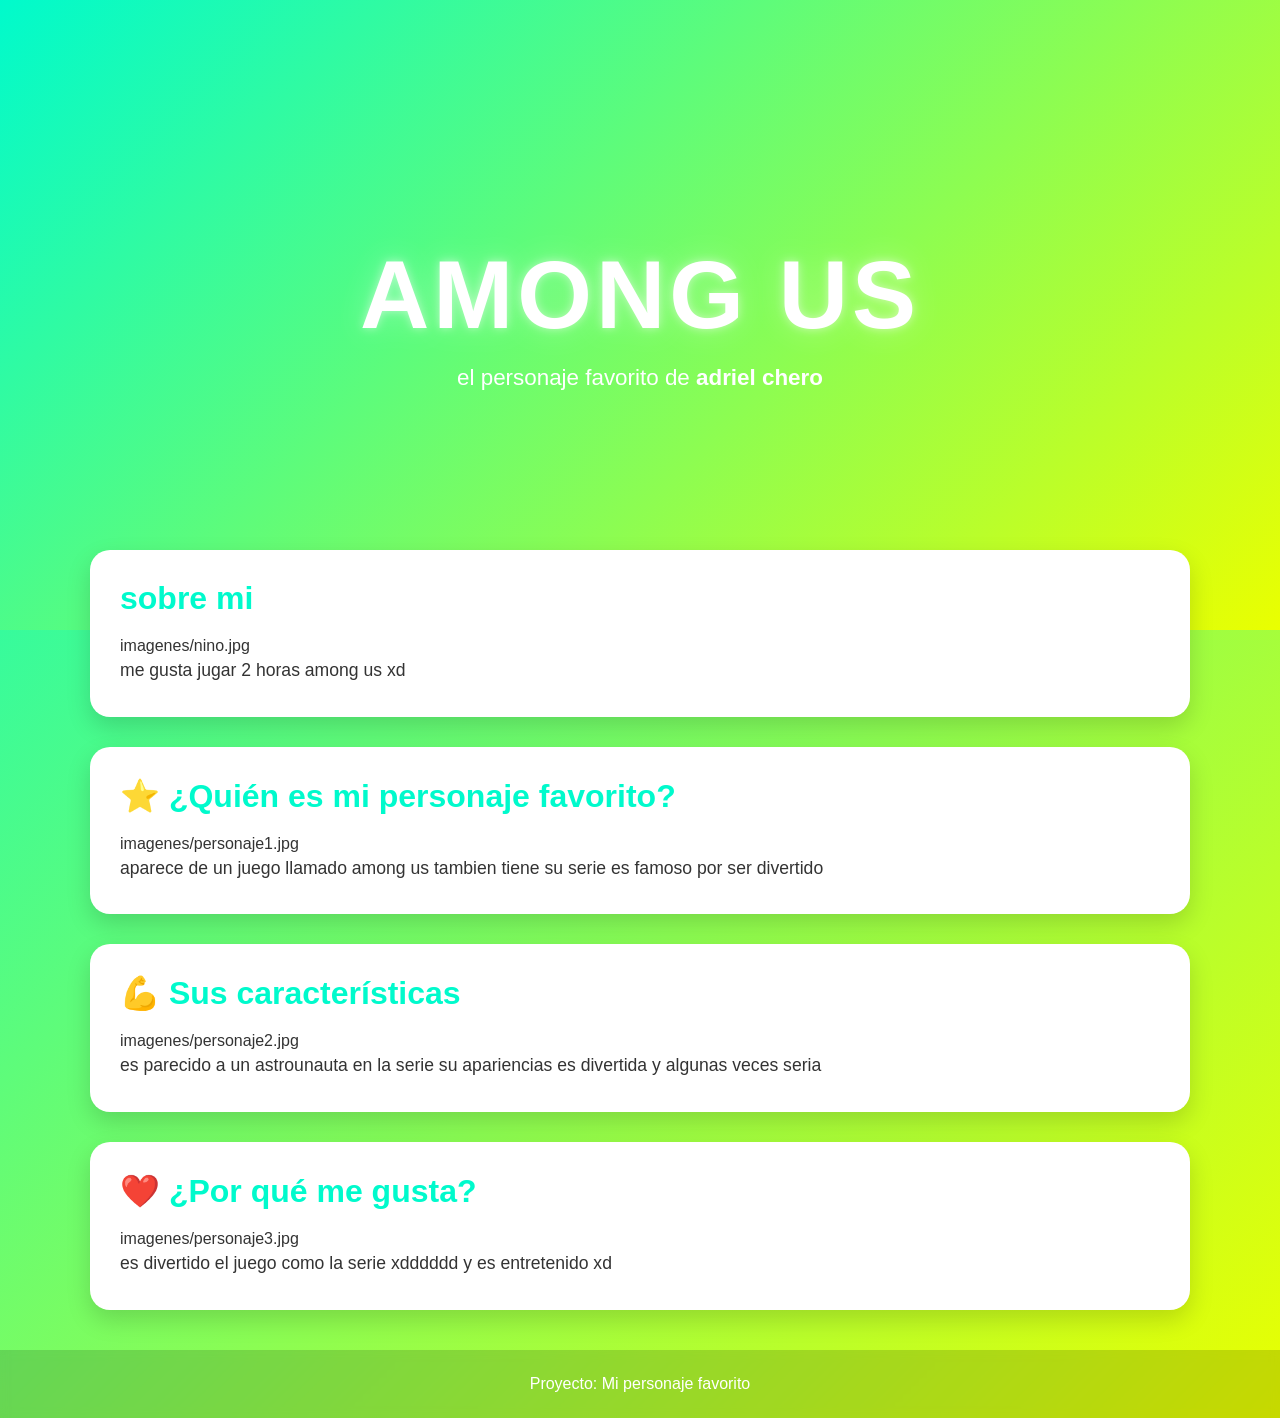
<file: docs/personajeFavorito/index.html>
<!DOCTYPE html>
<html lang="es">

<head>
    <meta charset="UTF-8">
    <meta name="viewport" content="width=device-width, initial-scale=1.0">
    <title>[Nombre del Personaje]</title>
    <link rel="stylesheet" href="style.css">
</head>

<body>

    <header class="hero">
        <div class="hero-content">
            <h1>among us</h1>
            <p>el personaje favorito de  <strong>adriel chero</strong></p>
        </div>
    </header>

    <main>

        <section class="card">
            <h2>sobre mi</h2>
            imagenes/nino.jpg

            <p>
                me gusta jugar 2 horas among us xd
                

            </p>
        </section>

        <section class="card">
            <h2>⭐ ¿Quién es mi personaje favorito?</h2>
            imagenes/personaje1.jpg

            <p>
                aparece de un juego llamado among us tambien tiene su serie es famoso por ser divertido
                
            </p>
        </section>

        <section class="card">
            <h2>💪 Sus características</h2>
            imagenes/personaje2.jpg

            <p>
                es parecido a un astrounauta en la serie su apariencias es divertida y algunas veces seria 
        
            </p>
        </section>

        <section class="card">
            <h2>❤️ ¿Por qué me gusta?</h2>
            imagenes/personaje3.jpg

            <p>
                es divertido el juego como la serie xdddddd y es entretenido xd
            
                
            </p>
        </section>

    </main>

    <footer>
        <p>Proyecto: Mi personaje favorito</p>
    </footer>

</body>

</html>
</file>
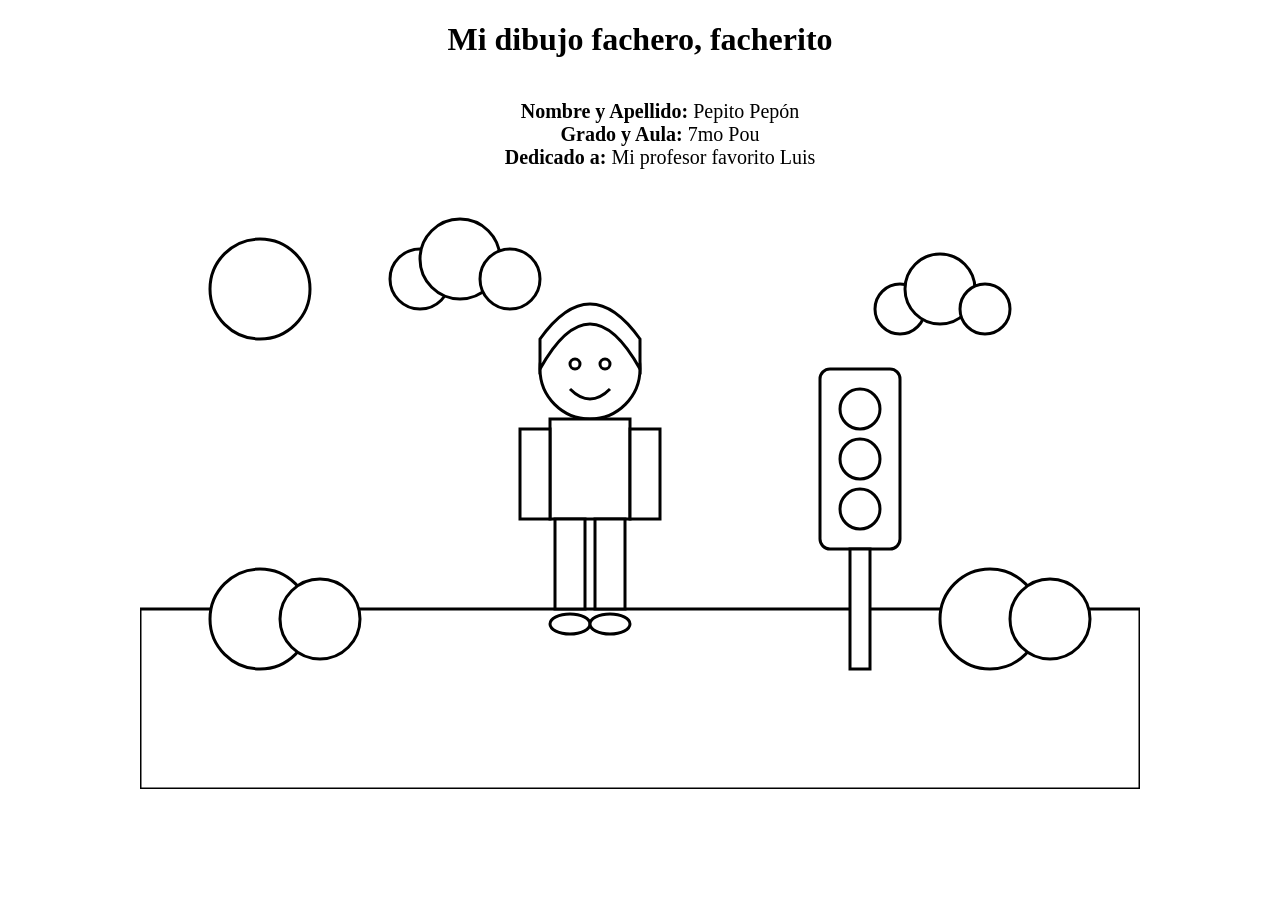
<file: docs/semaforoRGB/index.html>
<!DOCTYPE html>
<html lang="es">
<head>
    <meta charset="UTF-8">
    <title>Dibujo para colorear</title>
    <link rel="stylesheet" href="estilos.css">
</head>
<body>
<h1>Mi dibujo fachero, facherito</h1>
<ul>
  <li><strong>Nombre y Apellido:</strong> Pepito Pepón</li>
  <li><strong>Grado y Aula:</strong> 7mo Pou</li>
  <li><strong>Dedicado a:</strong> Mi profesor favorito Luis</li>
</ul>
<svg viewBox="0 0 1000 600" class="dibujo cielo">

    <!-- Sol -->
    <circle class="sol" cx="120" cy="100" r="50"/>

    <!-- Nubes -->
    <g class="nube">
        <circle class="nube-cuerpo" cx="280" cy="90" r="30"/>
        <circle class="nube-cuerpo" cx="320" cy="70" r="40"/>
        <circle class="nube-cuerpo" cx="370" cy="90" r="30"/>
    </g>

    <g class="nube">
        <circle class="nube-cuerpo" cx="760" cy="120" r="25"/>
        <circle class="nube-cuerpo" cx="800" cy="100" r="35"/>
        <circle class="nube-cuerpo" cx="845" cy="120" r="25"/>
    </g>

    <!-- Césped -->
    <rect class="cesped" x="0" y="420" width="1000" height="180"/>

    <!-- Arbustos -->
    <circle class="arbusto" cx="120" cy="430" r="50"/>
    <circle class="arbusto" cx="180" cy="430" r="40"/>

    <circle class="arbusto" cx="850" cy="430" r="50"/>
    <circle class="arbusto" cx="910" cy="430" r="40"/>

    <!-- Semáforo -->
    <g class="semaforo">

        <rect class="cuerpo-semaforo"
              x="680"
              y="180"
              width="80"
              height="180"
              rx="10"/>

        <circle class="luz-roja"
                cx="720"
                cy="220"
                r="20"/>

        <circle class="luz-amarilla"
                cx="720"
                cy="270"
                r="20"/>

        <circle class="luz-verde"
                cx="720"
                cy="320"
                r="20"/>

        <rect class="palo-semaforo"
              x="710"
              y="360"
              width="20"
              height="120"/>

    </g>

    <!-- Persona -->

    <!-- Cabeza -->
    <circle class="piel"
            cx="450"
            cy="180"
            r="50"/>

    <!-- Cabello -->
    <path class="cabello"
          d="M400 180
             Q450 90 500 180
             L500 150
             Q450 80 400 150 Z"/>

    <!-- Ojos -->
    <circle class="ojo"
            cx="435"
            cy="175"
            r="5"/>

    <circle class="ojo"
            cx="465"
            cy="175"
            r="5"/>

    <!-- Sonrisa -->
    <path class="boca"
          d="M430 200 Q450 220 470 200"/>

    <!-- Polo -->
    <rect class="polo"
          x="410"
          y="230"
          width="80"
          height="100"/>

    <!-- Brazos -->
    <rect class="piel"
          x="380"
          y="240"
          width="30"
          height="90"/>

    <rect class="piel"
          x="490"
          y="240"
          width="30"
          height="90"/>

    <!-- Pantalón -->
    <rect class="pantalon"
          x="415"
          y="330"
          width="30"
          height="90"/>

    <rect class="pantalon"
          x="455"
          y="330"
          width="30"
          height="90"/>

    <!-- Zapatos -->
    <ellipse class="zapato"
             cx="430"
             cy="435"
             rx="20"
             ry="10"/>

    <ellipse class="zapato"
             cx="470"
             cy="435"
             rx="20"
             ry="10"/>

</svg>

</body>
</html>
</file>
<file: docs/personajeFavorito/style.css>
/*======================================
  PALETA DE COLORES
======================================*/
:root {
    --color-primario: #00facc;
    --color-secundario: #eaff00;
}

/*======================================
  CONFIGURACIÓN GENERAL
======================================*/
* {
    margin: 0;
    padding: 0;
    box-sizing: border-box;
}

body {
    font-family: "Segoe UI", Arial, sans-serif;

    background: linear-gradient(
        135deg,
        var(--color-primario),
        var(--color-secundario)
    );

    min-height: 100vh;
    color: #333;
}

/*======================================
  HERO
======================================*/
.hero {
    height: 70vh;

    display: flex;
    justify-content: center;
    align-items: center;

    text-align: center;

    background: linear-gradient(
        135deg,
        var(--color-primario),
        var(--color-secundario)
    );

    color: white;
}

.hero-content {
    animation: aparecer 1.5s ease;
}

.hero h1 {
    font-size: clamp(3rem, 8vw, 6rem);
    letter-spacing: 4px;
    text-transform: uppercase;

    text-shadow:
        0 0 10px rgba(255,255,255,.5),
        0 0 30px rgba(255,255,255,.3);

    animation: flotar 3s ease-in-out infinite;
}

.hero p {
    font-size: 1.4rem;
    margin-top: 15px;
}

/*======================================
  CONTENEDOR
======================================*/
main {
    width: 90%;
    max-width: 1100px;

    margin: -80px auto 40px;
}

/*======================================
  TARJETAS
======================================*/
.card {
    background: white;

    margin-bottom: 30px;
    padding: 30px;

    border-radius: 20px;

    box-shadow: 0 10px 25px rgba(0,0,0,.15);

    transition: .3s;
}

.card:hover {
    transform: translateY(-8px);
}

.card h2 {
    color: var(--color-primario);
    margin-bottom: 20px;
    font-size: 2rem;
}

.card img {
    width: 100%;
    max-width: 450px;

    display: block;
    margin: 20px auto;

    border-radius: 15px;

    transition: .4s;
}

.card img:hover {
    transform: scale(1.05);
}

.card p {
    font-size: 1.1rem;
    line-height: 1.8;
}

/*======================================
  FOOTER
======================================*/
footer {
    text-align: center;

    padding: 25px;

    color: white;

    background: rgba(0,0,0,.15);

    backdrop-filter: blur(5px);
}

/*======================================
  ANIMACIONES
======================================*/
@keyframes aparecer {
    from {
        opacity: 0;
        transform: translateY(40px);
    }

    to {
        opacity: 1;
        transform: translateY(0);
    }
}

@keyframes flotar {
    0% {
        transform: translateY(0);
    }

    50% {
        transform: translateY(-10px);
    }

    100% {
        transform: translateY(0);
    }
}

/*======================================
  RESPONSIVE
======================================*/
@media (max-width: 768px) {

    .hero {
        height: 55vh;
    }

    .hero p {
        font-size: 1rem;
    }

    .card {
        padding: 20px;
    }

    .card h2 {
        font-size: 1.5rem;
    }
}
</file>
<file: docs/semaforoRGB/estilos.css>
body{
    margin:0;
    display:flex;
    justify-content:center;
    background:white;
    flex-direction: column;
    align-items: center;

}
h1 {
  text-align: center;
}
ul {
  list-style-type: none;
  display: flex;
  flex-direction: column;
  align-items: center;
  font-size: 20px;
}
.dibujo{
    width:1000px;
}

.cielo,
.sol,
.nube-cuerpo,
.cesped,
.arbusto,
.cuerpo-semaforo,
.luz-roja,
.luz-amarilla,
.luz-verde,
.palo-semaforo,
.piel,
.cabello,
.ojo,
.polo,
.pantalon,
.zapato{
    fill:white;
    stroke:black;
    stroke-width:3;
}
</file>
